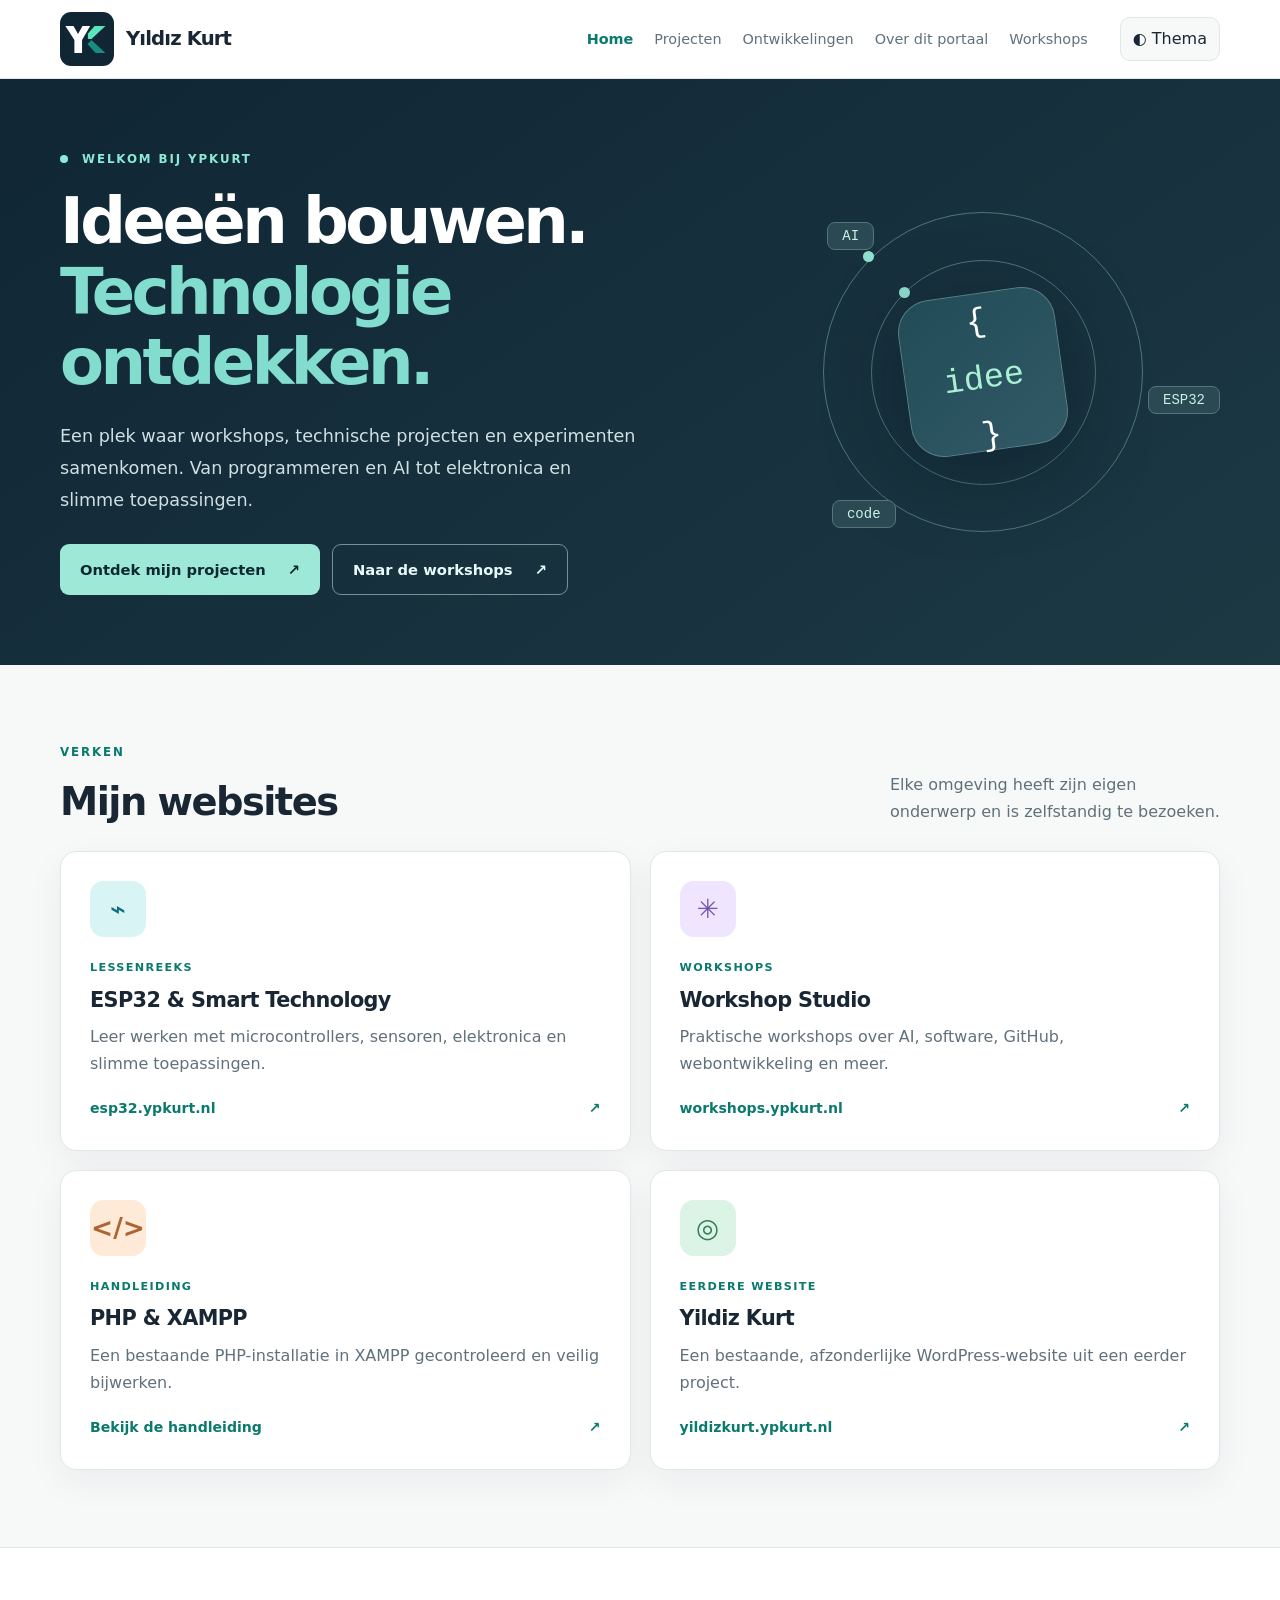
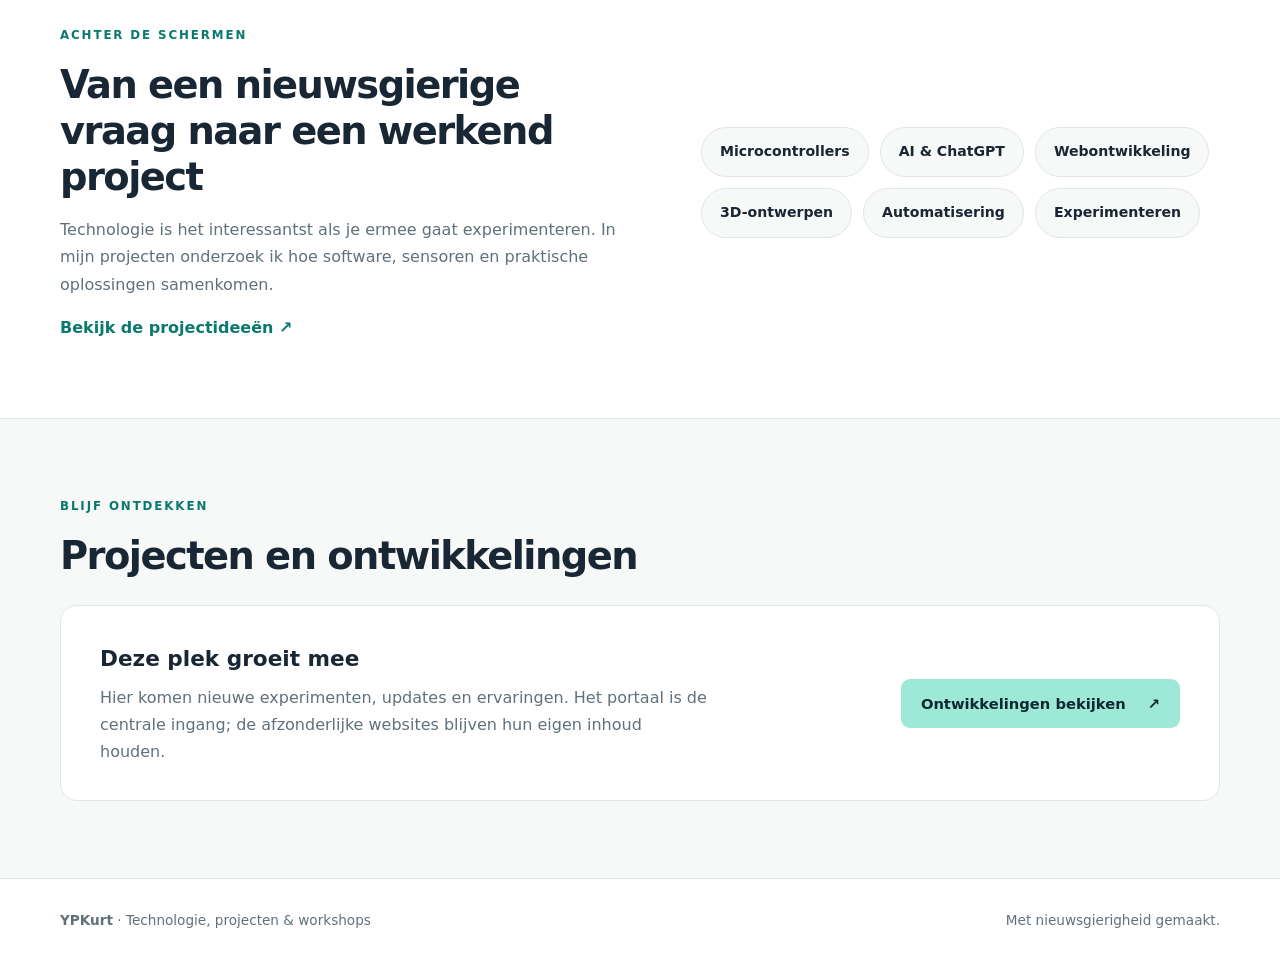
<file: index.html>
<!doctype html>
<html lang="nl">
<head>
<meta charset="utf-8"><meta name="viewport" content="width=device-width,initial-scale=1">
<meta name="description" content="YPKurt: persoonlijke projecten, workshops en experimenten met technologie, elektronica, software en AI.">
<meta name="theme-color" content="#0d1925">
<title>YPKurt · Technologie ontdekken en toepassen</title>
<link rel="stylesheet" href="css/style.css"><script src="js/app.js" defer></script>
<link rel="stylesheet" href="/shared/header.css?v=20261026-3">
</head>
<body data-page="home">
<a class="skip" href="#inhoud">Ga naar inhoud</a>
<div id="shared-header"><header class="site-header yk-site-header"><div class="container header-inner yk-header-inner"><a class="logo yk-brand" href="https://ypkurt.nl/" aria-label="Yıldız Kurt - startpagina"><span class="yk-brand-icon"><svg viewBox="0 0 120 120" width="54" height="54" role="img" aria-label="YK beeldmerk"><rect width="120" height="120" rx="25" fill="#102634"/><path d="M12 31 H30 L40 49 L50 31 H67 L49 62 V91 H32 V62 Z" fill="#fff"/><path d="M77 31 H101 L70 60 H62 L62 48 Z" fill="#59E4BA"/><path d="M70 62 L101 91 H79 L61 71 Z" fill="#178C80"/></svg></span><span class="yk-brand-name">Yıldız Kurt</span></a><nav class="nav yk-nav" aria-label="Hoofdnavigatie"><a href="https://ypkurt.nl/" class="yk-active active" aria-current="page">Home</a><a href="https://ypkurt.nl/projecten.html">Projecten</a><a href="https://ypkurt.nl/updates.html">Ontwikkelingen</a><a href="https://ypkurt.nl/over.html">Over dit portaal</a><a href="https://workshops.ypkurt.nl/">Workshops</a></nav><button id="theme-toggle" class="theme-button yk-theme-button" type="button" aria-label="Wissel tussen licht en donker thema">◐ <span>Thema</span></button></div></header></div><script src="/shared/header.js?v=20261026-3"></script>
<main id="inhoud">
<section class="hero"><div class="container hero-grid"><div>
<p class="eyebrow"><span class="status-dot"></span> Welkom bij YPKurt</p>
<h1>Ideeën bouwen.<br><em>Technologie ontdekken.</em></h1>
<p class="hero-description">Een plek waar workshops, technische projecten en experimenten samenkomen. Van programmeren en AI tot elektronica en slimme toepassingen.</p>
<div class="actions"><a class="btn btn-primary" href="projecten.html">Ontdek mijn projecten <span aria-hidden="true">↗</span></a><a class="btn btn-secondary" href="https://workshops.ypkurt.nl/" data-external="true">Naar de workshops <span aria-hidden="true">↗</span></a></div>
</div><div class="hero-art" aria-hidden="true"><div class="art-ring ring-one"></div><div class="art-ring ring-two"></div><div class="art-core">{ <span>idee</span> }</div><span class="art-tag tag-one">AI</span><span class="art-tag tag-two">ESP32</span><span class="art-tag tag-three">code</span></div></div></section>
<section class="section" aria-labelledby="sites-title"><div class="container">
<div class="section-heading"><div><p class="eyebrow">VERKEN</p><h2 id="sites-title">Mijn websites</h2></div><p>Elke omgeving heeft zijn eigen onderwerp en is zelfstandig te bezoeken.</p></div>
<div class="card-grid">
<a class="feature-card" href="https://esp32.ypkurt.nl/"><span class="card-icon cyan" aria-hidden="true">⌁</span><span class="card-category">LESSENREEKS</span><h3>ESP32 & Smart Technology</h3><p>Leer werken met microcontrollers, sensoren, elektronica en slimme toepassingen.</p><span class="card-link">esp32.ypkurt.nl <span aria-hidden="true">↗</span></span></a>
<a class="feature-card" href="https://workshops.ypkurt.nl/"><span class="card-icon violet" aria-hidden="true">✳</span><span class="card-category">WORKSHOPS</span><h3>Workshop Studio</h3><p>Praktische workshops over AI, software, GitHub, webontwikkeling en meer.</p><span class="card-link">workshops.ypkurt.nl <span aria-hidden="true">↗</span></span></a>
<a class="feature-card" href="https://yildiz2505.github.io/php-xampp-cursus/"><span class="card-icon peach" aria-hidden="true">&lt;/&gt;</span><span class="card-category">HANDLEIDING</span><h3>PHP & XAMPP</h3><p>Een bestaande PHP-installatie in XAMPP gecontroleerd en veilig bijwerken.</p><span class="card-link">Bekijk de handleiding <span aria-hidden="true">↗</span></span></a>
<a class="feature-card" href="https://yildizkurt.ypkurt.nl/"><span class="card-icon mint" aria-hidden="true">◎</span><span class="card-category">EERDERE WEBSITE</span><h3>Yildiz Kurt</h3><p>Een bestaande, afzonderlijke WordPress-website uit een eerder project.</p><span class="card-link">yildizkurt.ypkurt.nl <span aria-hidden="true">↗</span></span></a>
</div></div></section>
<section class="section muted-section"><div class="container split"><div><p class="eyebrow">ACHTER DE SCHERMEN</p><h2>Van een nieuwsgierige vraag naar een werkend project</h2><p>Technologie is het interessantst als je ermee gaat experimenteren. In mijn projecten onderzoek ik hoe software, sensoren en praktische oplossingen samenkomen.</p><a class="text-link" href="projecten.html">Bekijk de projectideeën <span aria-hidden="true">↗</span></a></div><div class="pill-list"><span>Microcontrollers</span><span>AI & ChatGPT</span><span>Webontwikkeling</span><span>3D-ontwerpen</span><span>Automatisering</span><span>Experimenteren</span></div></div></section>
<section class="section"><div class="container"><div class="section-heading"><div><p class="eyebrow">BLIJF ONTDEKKEN</p><h2>Projecten en ontwikkelingen</h2></div></div><div class="callout"><div><h3>Deze plek groeit mee</h3><p>Hier komen nieuwe experimenten, updates en ervaringen. Het portaal is de centrale ingang; de afzonderlijke websites blijven hun eigen inhoud houden.</p></div><a class="btn btn-primary" href="updates.html">Ontwikkelingen bekijken <span aria-hidden="true">↗</span></a></div></div></section>
</main>
<footer class="site-footer"><div class="container footer-inner"><span><strong>YPKurt</strong> · Technologie, projecten & workshops</span><span>Met nieuwsgierigheid gemaakt.</span></div></footer>
</body></html>
</file>
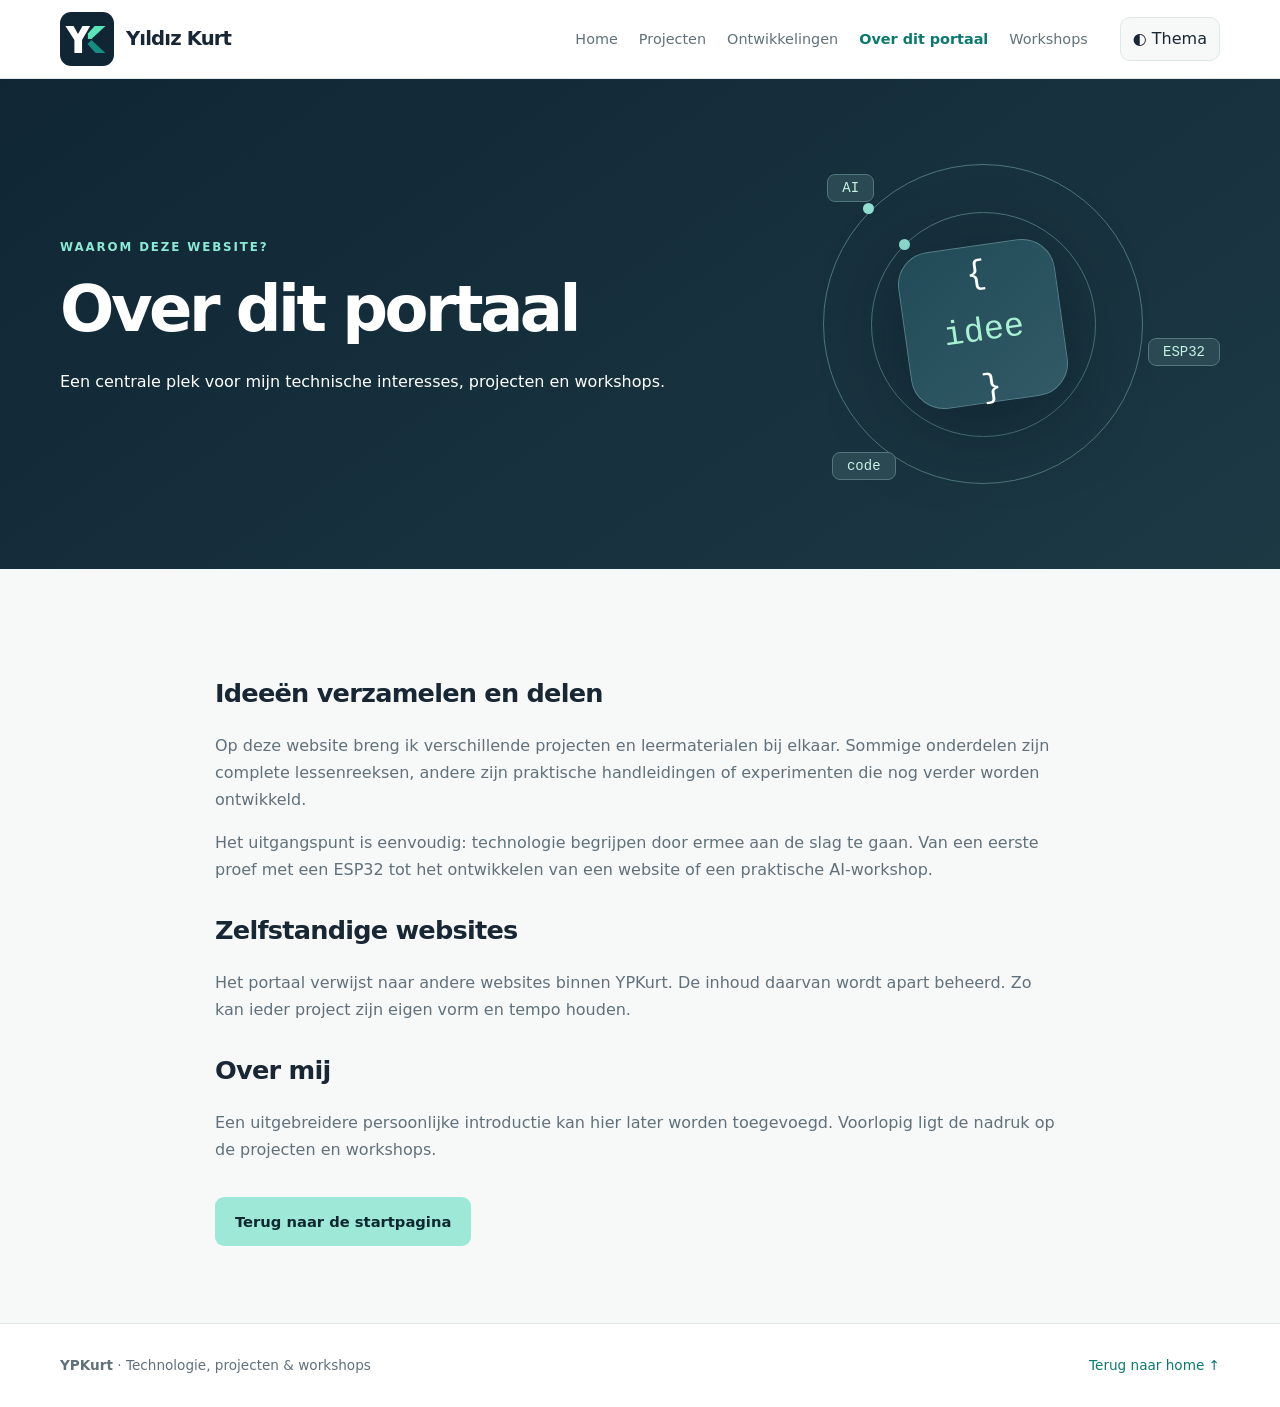
<file: over.html>
<!doctype html><html lang="nl"><head><meta charset="utf-8"><meta name="viewport" content="width=device-width,initial-scale=1"><meta name="description" content="Over het YPKurt-portaal, workshops en technische projecten."><title>Over dit portaal · YPKurt</title><link rel="stylesheet" href="css/style.css?v=20261025-hero"><script src="js/app.js" defer></script><link rel="stylesheet" href="/shared/header.css?v=20261026-3">
</head><body data-page="about">
<a class="skip" href="#inhoud">Ga naar inhoud</a><div id="shared-header"><header class="site-header yk-site-header"><div class="container header-inner yk-header-inner"><a class="logo yk-brand" href="https://ypkurt.nl/" aria-label="Yıldız Kurt - startpagina"><span class="yk-brand-icon"><svg viewBox="0 0 120 120" width="54" height="54" role="img" aria-label="YK beeldmerk"><rect width="120" height="120" rx="25" fill="#102634"/><path d="M12 31 H30 L40 49 L50 31 H67 L49 62 V91 H32 V62 Z" fill="#fff"/><path d="M77 31 H101 L70 60 H62 L62 48 Z" fill="#59E4BA"/><path d="M70 62 L101 91 H79 L61 71 Z" fill="#178C80"/></svg></span><span class="yk-brand-name">Yıldız Kurt</span></a><nav class="nav yk-nav" aria-label="Hoofdnavigatie"><a href="https://ypkurt.nl/">Home</a><a href="https://ypkurt.nl/projecten.html">Projecten</a><a href="https://ypkurt.nl/updates.html">Ontwikkelingen</a><a href="https://ypkurt.nl/over.html" class="yk-active active" aria-current="page">Over dit portaal</a><a href="https://workshops.ypkurt.nl/">Workshops</a></nav><button id="theme-toggle" class="theme-button yk-theme-button" type="button" aria-label="Wissel tussen licht en donker thema">◐ <span>Thema</span></button></div></header></div><script src="/shared/header.js?v=20261026-3"></script>
<main id="inhoud"><section class="hero"><div class="container hero-grid"><div><p class="eyebrow">WAAROM DEZE WEBSITE?</p><h1>Over dit portaal</h1><p>Een centrale plek voor mijn technische interesses, projecten en workshops.</p></div><div class="hero-art" aria-hidden="true"><div class="art-ring ring-one"></div><div class="art-ring ring-two"></div><div class="art-core">{ <span>idee</span> }</div><span class="art-tag tag-one">AI</span><span class="art-tag tag-two">ESP32</span><span class="art-tag tag-three">code</span></div></div></section><section class="section"><div class="container reading-width"><h2>Ideeën verzamelen en delen</h2><p>Op deze website breng ik verschillende projecten en leermaterialen bij elkaar. Sommige onderdelen zijn complete lessenreeksen, andere zijn praktische handleidingen of experimenten die nog verder worden ontwikkeld.</p><p>Het uitgangspunt is eenvoudig: technologie begrijpen door ermee aan de slag te gaan. Van een eerste proef met een ESP32 tot het ontwikkelen van een website of een praktische AI-workshop.</p><h2>Zelfstandige websites</h2><p>Het portaal verwijst naar andere websites binnen YPKurt. De inhoud daarvan wordt apart beheerd. Zo kan ieder project zijn eigen vorm en tempo houden.</p><h2>Over mij</h2><p>Een uitgebreidere persoonlijke introductie kan hier later worden toegevoegd. Voorlopig ligt de nadruk op de projecten en workshops.</p><a class="btn btn-primary" href="index.html">Terug naar de startpagina</a></div></section></main>
<footer class="site-footer"><div class="container footer-inner"><span><strong>YPKurt</strong> · Technologie, projecten & workshops</span><a href="index.html">Terug naar home ↑</a></div></footer></body></html>
</file>
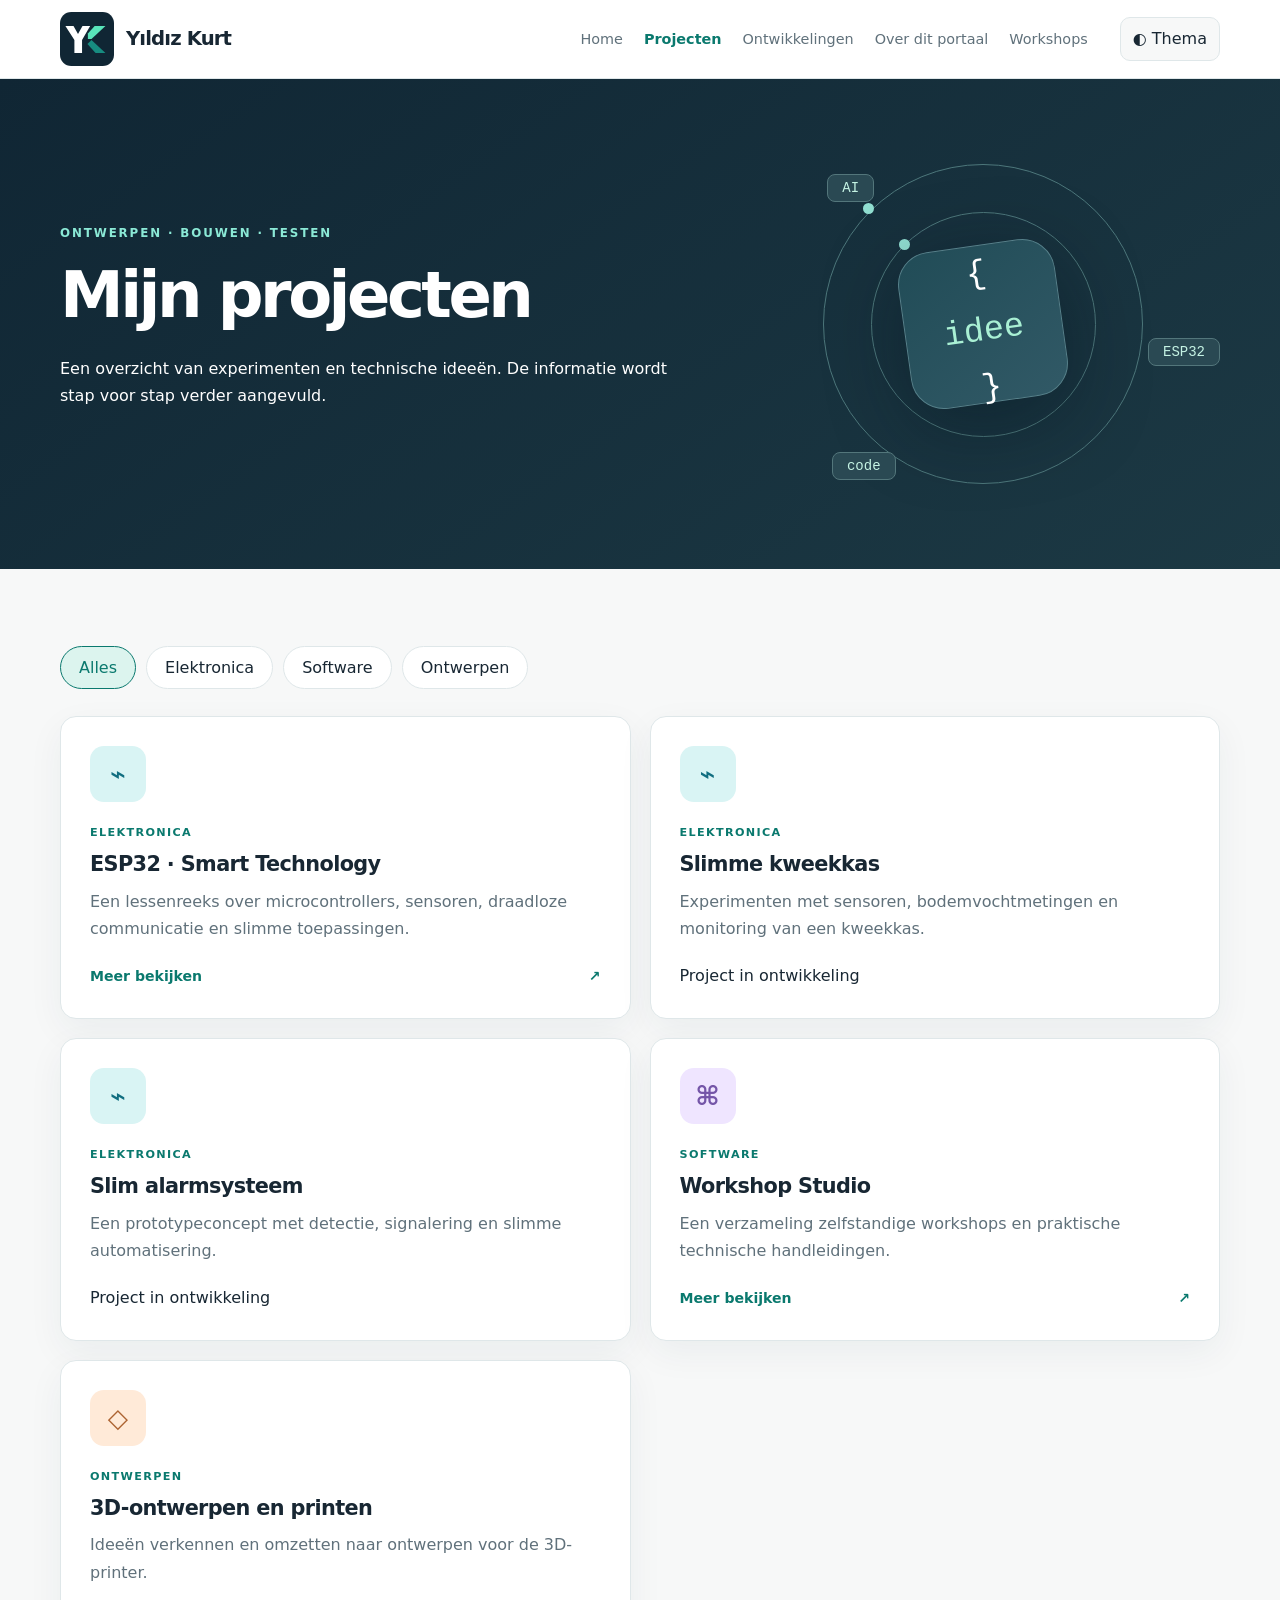
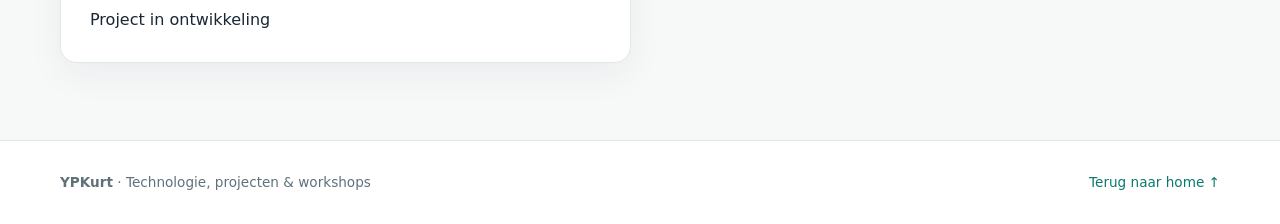
<file: projecten.html>
<!doctype html><html lang="nl"><head><meta charset="utf-8"><meta name="viewport" content="width=device-width,initial-scale=1"><meta name="description" content="Projecten en experimenten van YPKurt met ESP32, slimme toepassingen en software."><title>Projecten · YPKurt</title><link rel="stylesheet" href="css/style.css?v=20261025-hero"><script src="js/app.js" defer></script><link rel="stylesheet" href="/shared/header.css?v=20261026-3">
</head><body data-page="projects">
<a class="skip" href="#inhoud">Ga naar inhoud</a>
<div id="shared-header"><header class="site-header yk-site-header"><div class="container header-inner yk-header-inner"><a class="logo yk-brand" href="https://ypkurt.nl/" aria-label="Yıldız Kurt - startpagina"><span class="yk-brand-icon"><svg viewBox="0 0 120 120" width="54" height="54" role="img" aria-label="YK beeldmerk"><rect width="120" height="120" rx="25" fill="#102634"/><path d="M12 31 H30 L40 49 L50 31 H67 L49 62 V91 H32 V62 Z" fill="#fff"/><path d="M77 31 H101 L70 60 H62 L62 48 Z" fill="#59E4BA"/><path d="M70 62 L101 91 H79 L61 71 Z" fill="#178C80"/></svg></span><span class="yk-brand-name">Yıldız Kurt</span></a><nav class="nav yk-nav" aria-label="Hoofdnavigatie"><a href="https://ypkurt.nl/">Home</a><a href="https://ypkurt.nl/projecten.html" class="yk-active active" aria-current="page">Projecten</a><a href="https://ypkurt.nl/updates.html">Ontwikkelingen</a><a href="https://ypkurt.nl/over.html">Over dit portaal</a><a href="https://workshops.ypkurt.nl/">Workshops</a></nav><button id="theme-toggle" class="theme-button yk-theme-button" type="button" aria-label="Wissel tussen licht en donker thema">◐ <span>Thema</span></button></div></header></div><script src="/shared/header.js?v=20261026-3"></script>
<main id="inhoud"><section class="hero"><div class="container hero-grid"><div><p class="eyebrow">ONTWERPEN · BOUWEN · TESTEN</p><h1>Mijn projecten</h1><p>Een overzicht van experimenten en technische ideeën. De informatie wordt stap voor stap verder aangevuld.</p></div><div class="hero-art" aria-hidden="true"><div class="art-ring ring-one"></div><div class="art-ring ring-two"></div><div class="art-core">{ <span>idee</span> }</div><span class="art-tag tag-one">AI</span><span class="art-tag tag-two">ESP32</span><span class="art-tag tag-three">code</span></div></div></section><section class="section"><div class="container"><div class="filter-row" role="group" aria-label="Filter projecten"><button type="button" class="filter active" data-filter="all" aria-pressed="true">Alles</button><button type="button" class="filter" data-filter="elektronica" aria-pressed="false">Elektronica</button><button type="button" class="filter" data-filter="software" aria-pressed="false">Software</button><button type="button" class="filter" data-filter="ontwerpen" aria-pressed="false">Ontwerpen</button></div><div id="project-list" class="card-grid" aria-live="polite"><p>Projecten worden geladen…</p></div></div></section></main>
<footer class="site-footer"><div class="container footer-inner"><span><strong>YPKurt</strong> · Technologie, projecten & workshops</span><a href="index.html">Terug naar home ↑</a></div></footer></body></html>
</file>
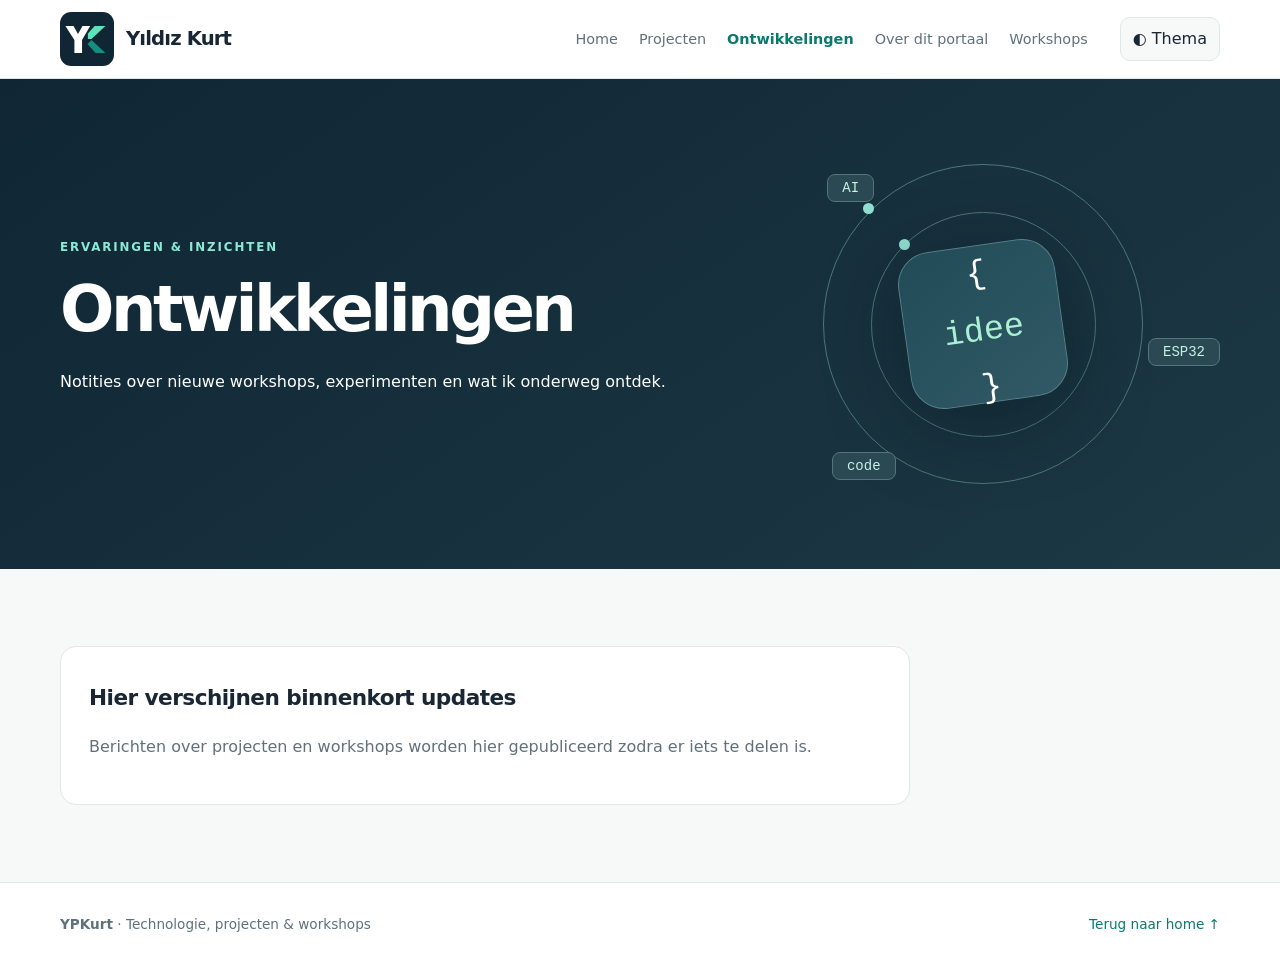
<file: updates.html>
<!doctype html><html lang="nl"><head><meta charset="utf-8"><meta name="viewport" content="width=device-width,initial-scale=1"><meta name="description" content="Nieuws, inzichten en ontwikkelingen over projecten van YPKurt."><title>Ontwikkelingen · YPKurt</title><link rel="stylesheet" href="css/style.css?v=20261025-hero"><script src="js/app.js" defer></script><link rel="stylesheet" href="/shared/header.css?v=20261026-3">
</head><body data-page="updates">
<a class="skip" href="#inhoud">Ga naar inhoud</a><div id="shared-header"><header class="site-header yk-site-header"><div class="container header-inner yk-header-inner"><a class="logo yk-brand" href="https://ypkurt.nl/" aria-label="Yıldız Kurt - startpagina"><span class="yk-brand-icon"><svg viewBox="0 0 120 120" width="54" height="54" role="img" aria-label="YK beeldmerk"><rect width="120" height="120" rx="25" fill="#102634"/><path d="M12 31 H30 L40 49 L50 31 H67 L49 62 V91 H32 V62 Z" fill="#fff"/><path d="M77 31 H101 L70 60 H62 L62 48 Z" fill="#59E4BA"/><path d="M70 62 L101 91 H79 L61 71 Z" fill="#178C80"/></svg></span><span class="yk-brand-name">Yıldız Kurt</span></a><nav class="nav yk-nav" aria-label="Hoofdnavigatie"><a href="https://ypkurt.nl/">Home</a><a href="https://ypkurt.nl/projecten.html">Projecten</a><a href="https://ypkurt.nl/updates.html" class="yk-active active" aria-current="page">Ontwikkelingen</a><a href="https://ypkurt.nl/over.html">Over dit portaal</a><a href="https://workshops.ypkurt.nl/">Workshops</a></nav><button id="theme-toggle" class="theme-button yk-theme-button" type="button" aria-label="Wissel tussen licht en donker thema">◐ <span>Thema</span></button></div></header></div><script src="/shared/header.js?v=20261026-3"></script>
<main id="inhoud"><section class="hero"><div class="container hero-grid"><div><p class="eyebrow">ERVARINGEN & INZICHTEN</p><h1>Ontwikkelingen</h1><p>Notities over nieuwe workshops, experimenten en wat ik onderweg ontdek.</p></div><div class="hero-art" aria-hidden="true"><div class="art-ring ring-one"></div><div class="art-ring ring-two"></div><div class="art-core">{ <span>idee</span> }</div><span class="art-tag tag-one">AI</span><span class="art-tag tag-two">ESP32</span><span class="art-tag tag-three">code</span></div></div></section><section class="section"><div class="container"><div id="updates-list" class="updates-list" aria-live="polite"><p>Berichten worden geladen…</p></div></div></section></main>
<footer class="site-footer"><div class="container footer-inner"><span><strong>YPKurt</strong> · Technologie, projecten & workshops</span><a href="index.html">Terug naar home ↑</a></div></footer></body></html>
</file>
<file: css/style.css>
:root{color-scheme:light;--bg:#f7f8f8;--paper:#ffffff;--text:#182733;--muted:#60717b;--line:#dfe7e9;--navy:#102634;--accent:#0a796e;--accent-soft:#dcf4ee;--shadow:0 12px 36px rgba(21,49,64,.055)}html[data-theme="dark"]{color-scheme:dark;--bg:#111c24;--paper:#1a2a34;--text:#edf7f8;--muted:#a9bdc5;--line:#37505a;--navy:#0e1b25;--accent:#79dcca;--accent-soft:#27483f;--shadow:none}
*{box-sizing:border-box}html{scroll-behavior:smooth}body{margin:0;background:var(--bg);color:var(--text);font:16px/1.7 system-ui,-apple-system,"Segoe UI",sans-serif}a{color:inherit}button{font:inherit;cursor:pointer}button:focus-visible,a:focus-visible{outline:3px solid var(--accent);outline-offset:3px}.container{width:min(1160px,calc(100% - 42px));margin:auto}.skip{position:absolute;top:-100px;left:12px;background:var(--paper);padding:12px 18px;z-index:50}.skip:focus{top:10px}
.site-header{background:var(--paper);border-bottom:1px solid var(--line)}.header-inner{min-height:78px;display:flex;align-items:center;gap:38px}.logo{display:flex;gap:11px;align-items:center;text-decoration:none;font-size:1.25rem;letter-spacing:-.04em;font-weight:800;white-space:nowrap}.logo-icon{display:grid;place-items:center;border-radius:12px;width:39px;height:39px;background:var(--navy);color:#fff;font-size:1.2rem}.logo-icon span{color:#7fdfbf}.nav{display:flex;gap:23px;margin-left:auto;align-items:center}.nav a{font-size:.9rem;text-decoration:none;color:var(--muted);white-space:nowrap}.nav a:hover,.nav a.active{color:var(--accent)}.nav a.active{font-weight:700}.theme-button{background:var(--bg);border:1px solid var(--line);padding:7px 12px;border-radius:10px;color:var(--text);white-space:nowrap}
.hero{background:linear-gradient(145deg,#102634,#1c3944);color:white;overflow:hidden}.hero-grid{min-height:490px;display:grid;grid-template-columns:1.35fr 1fr;align-items:center;gap:48px;padding-block:70px}.eyebrow{text-transform:uppercase;color:var(--accent);font-size:.74rem;font-weight:800;letter-spacing:.16em;margin:0 0 17px}.hero .eyebrow{color:#8be9d6}.status-dot{display:inline-block;width:8px;height:8px;border-radius:100%;background:#8be9d6;margin-right:8px}.hero h1{font-size:clamp(2.5rem,5vw,4.5rem);line-height:1.1;letter-spacing:-.055em;margin:0 0 24px;max-width:720px}.hero h1 em{font-style:normal;color:#83ddcf}.hero-description{max-width:580px;color:#cee0e3;font-size:1.1rem;line-height:1.8}.actions{display:flex;flex-wrap:wrap;gap:12px;margin-top:28px}.btn{display:inline-flex;align-items:center;justify-content:space-between;gap:22px;padding:12px 20px;text-decoration:none;border-radius:9px;font-size:.92rem;font-weight:700}.btn-primary{background:#9ee8d8;color:#0d2830}.btn-primary:hover{background:#c2f5e8}.btn-secondary{border:1px solid #719398;color:#e8fbfb}.btn-secondary:hover{border-color:white}.hero-art{height:340px;position:relative;display:grid;place-items:center}.art-ring{position:absolute;border:1px solid #4d777b;border-radius:50%;aspect-ratio:1}.ring-one{width:320px}.ring-two{width:225px}.art-ring::after{content:"";position:absolute;width:11px;height:11px;border-radius:50%;background:#91dfd1;left:12%;top:12%}.art-core{width:158px;height:158px;border-radius:33px;transform:rotate(-8deg);background:linear-gradient(145deg,#214c57,#315966);border:1px solid #56808a;display:grid;place-items:center;font-size:2.1rem;font-family:ui-monospace,monospace;box-shadow:0 20px 80px #02121b66}.art-core span{color:#a9f0d4}.art-tag{position:absolute;background:#2a4953;border:1px solid #53767b;padding:5px 14px;border-radius:8px;color:#c5f3e4;font:14px ui-monospace,monospace}.tag-one{top:20px;left:17%}.tag-two{top:54%;right:0}.tag-three{bottom:14px;left:18%}
.section{padding:77px 0}.section-heading{display:flex;align-items:end;justify-content:space-between;gap:24px;margin-bottom:26px}.section-heading h2,.split h2{font-size:clamp(1.75rem,3vw,2.4rem);letter-spacing:-.04em;line-height:1.2;margin:0}.section-heading>p{max-width:330px;color:var(--muted);margin:0}.card-grid{display:grid;grid-template-columns:repeat(2,minmax(0,1fr));gap:19px}.feature-card{display:flex;flex-direction:column;text-decoration:none;background:var(--paper);border:1px solid var(--line);border-radius:16px;padding:29px;min-height:285px;box-shadow:var(--shadow);transition:transform .15s,border-color .15s}.feature-card:hover{transform:translateY(-3px);border-color:var(--accent)}.card-icon{width:56px;height:56px;border-radius:14px;display:grid;place-items:center;font-size:1.65rem;font-weight:800;margin-bottom:21px}.cyan{background:#d9f4f4;color:#116e80}.violet{background:#efe5ff;color:#7455a8}.peach{background:#ffead8;color:#ad6432}.mint{background:#dcf4e5;color:#357d55}.card-category{color:var(--accent);font-size:.7rem;font-weight:800;letter-spacing:.12em}.feature-card h3{font-size:1.3rem;letter-spacing:-.03em;margin:5px 0}.feature-card p{color:var(--muted);margin:0 0 20px}.card-link{margin-top:auto;color:var(--accent);font-size:.88rem;font-weight:700;display:flex;justify-content:space-between}.muted-section{background:var(--paper);border-block:1px solid var(--line)}.split{display:grid;grid-template-columns:1.1fr 1fr;gap:70px;align-items:center}.split p:not(.eyebrow){color:var(--muted);max-width:560px}.text-link{color:var(--accent);text-decoration:none;font-weight:700}.pill-list{display:flex;flex-wrap:wrap;gap:11px}.pill-list span{border:1px solid var(--line);background:var(--bg);padding:12px 18px;border-radius:100px;font-weight:600;font-size:.88rem}.callout{padding:35px 39px;border-radius:17px;border:1px solid var(--line);background:var(--paper);display:flex;gap:24px;justify-content:space-between;align-items:center}.callout h3{font-size:1.35rem;margin:0}.callout p{margin:6px 0 0;color:var(--muted);max-width:610px}.callout .btn{flex-shrink:0}
.page-hero{padding:75px 0;background:var(--paper);border-bottom:1px solid var(--line)}.page-hero h1{font-size:clamp(2.5rem,5vw,4rem);letter-spacing:-.05em;line-height:1.2;margin:0 0 16px}.page-hero p:not(.eyebrow){max-width:620px;color:var(--muted);font-size:1.1rem}.filter-row{display:flex;gap:10px;flex-wrap:wrap;margin-bottom:27px}.filter{background:var(--paper);color:var(--text);border:1px solid var(--line);border-radius:100px;padding:7px 18px}.filter.active{background:var(--accent-soft);color:var(--accent);border-color:var(--accent)}.updates-list{max-width:850px;display:grid;gap:17px}.update-card{padding:28px;background:var(--paper);border:1px solid var(--line);border-radius:16px}.update-card h2{font-size:1.35rem;letter-spacing:-.025em;margin:5px 0}.update-card p{color:var(--muted)}.update-card time{font-size:.83rem;color:var(--accent)}.reading-width{max-width:850px}.reading-width h2{font-size:1.6rem;letter-spacing:-.03em;margin:26px 0 8px}.reading-width p{color:var(--muted)}.reading-width .btn{margin-top:18px}
.site-footer{border-top:1px solid var(--line);background:var(--paper);color:var(--muted);font-size:.85rem}.footer-inner{display:flex;align-items:center;justify-content:space-between;gap:18px;padding:30px 0}.footer-inner a{text-decoration:none;color:var(--accent)}
@media(max-width:900px){.header-inner{flex-wrap:wrap;gap:9px;padding-block:15px}.nav{order:3;width:100%;overflow-x:auto;margin:0;gap:19px;padding:5px 0}.theme-button{margin-left:auto}.hero-grid{grid-template-columns:1fr;gap:10px;padding-block:64px}.hero-art{display:none}.split{gap:28px}}
@media(max-width:640px){.container{width:min(100% - 30px,1160px)}.section{padding:52px 0}.card-grid{grid-template-columns:1fr}.section-heading{display:block}.section-heading>p{margin-top:12px}.hero h1{font-size:2.55rem}.hero-grid{min-height:auto;padding-block:65px}.hero-description{font-size:1rem}.callout{display:block;padding:25px}.callout .btn{margin-top:20px}.footer-inner{display:block}.footer-inner span,.footer-inner a{display:block}.page-hero{padding:48px 0}.feature-card{min-height:250px}}
@media print{.site-header,.site-footer,.theme-button,.filter-row,.actions{display:none!important}.hero{background:white;color:black}.hero-description{color:black}.section{padding:22px 0}.feature-card{break-inside:avoid}}
</file>
<file: shared/header.css>
/* Centrale header voor ypkurt.nl EN workshops.ypkurt.nl; pas alleen dit bestand aan. */
.yk-site-header{background:var(--paper,var(--surface,#fff));border-bottom:1px solid var(--line,#dfe7e9);color:var(--text,#182733)}
.yk-site-header *{box-sizing:border-box}
.yk-header-inner{width:min(1160px,calc(100% - 42px));min-height:78px;margin:auto;display:flex;align-items:center;gap:32px}
.yk-brand{display:flex;align-items:center;gap:12px;text-decoration:none;color:var(--text,#182733);font-weight:800;font-size:1.23rem;letter-spacing:-.045em;white-space:nowrap;line-height:1.25}
.yk-brand-icon{width:54px;height:54px;display:inline-flex;flex:none;align-items:center;justify-content:center}
.yk-brand-icon svg{display:block;width:54px;height:54px}
.yk-nav{margin-left:auto;display:flex;gap:21px;align-items:center}
.yk-nav a{text-decoration:none;color:var(--muted,#60717b);font-size:.9rem;white-space:nowrap}
.yk-nav a:hover,.yk-nav a.yk-active{color:var(--accent,#0a796e)}
.yk-nav a.yk-active{font-weight:700}
.yk-theme-button{flex:none;font:inherit;cursor:pointer;background:var(--bg,#f7f8f8);color:var(--text,#182733);border:1px solid var(--line,#dfe7e9);border-radius:10px;padding:7px 12px;white-space:nowrap}
.yk-site-header a:focus-visible,.yk-site-header button:focus-visible{outline:3px solid var(--accent,#0a796e);outline-offset:3px}
@media(max-width:1000px){.yk-header-inner{flex-wrap:wrap;gap:10px;padding-block:13px}.yk-nav{order:3;width:100%;margin:0;gap:20px;overflow-x:auto;padding:5px 0}.yk-theme-button{margin-left:auto}}
@media(max-width:640px){.yk-header-inner{width:calc(100% - 30px)}.yk-brand{font-size:1.1rem}.yk-nav{gap:16px}}
@media print{.yk-theme-button{display:none}}
</file>
